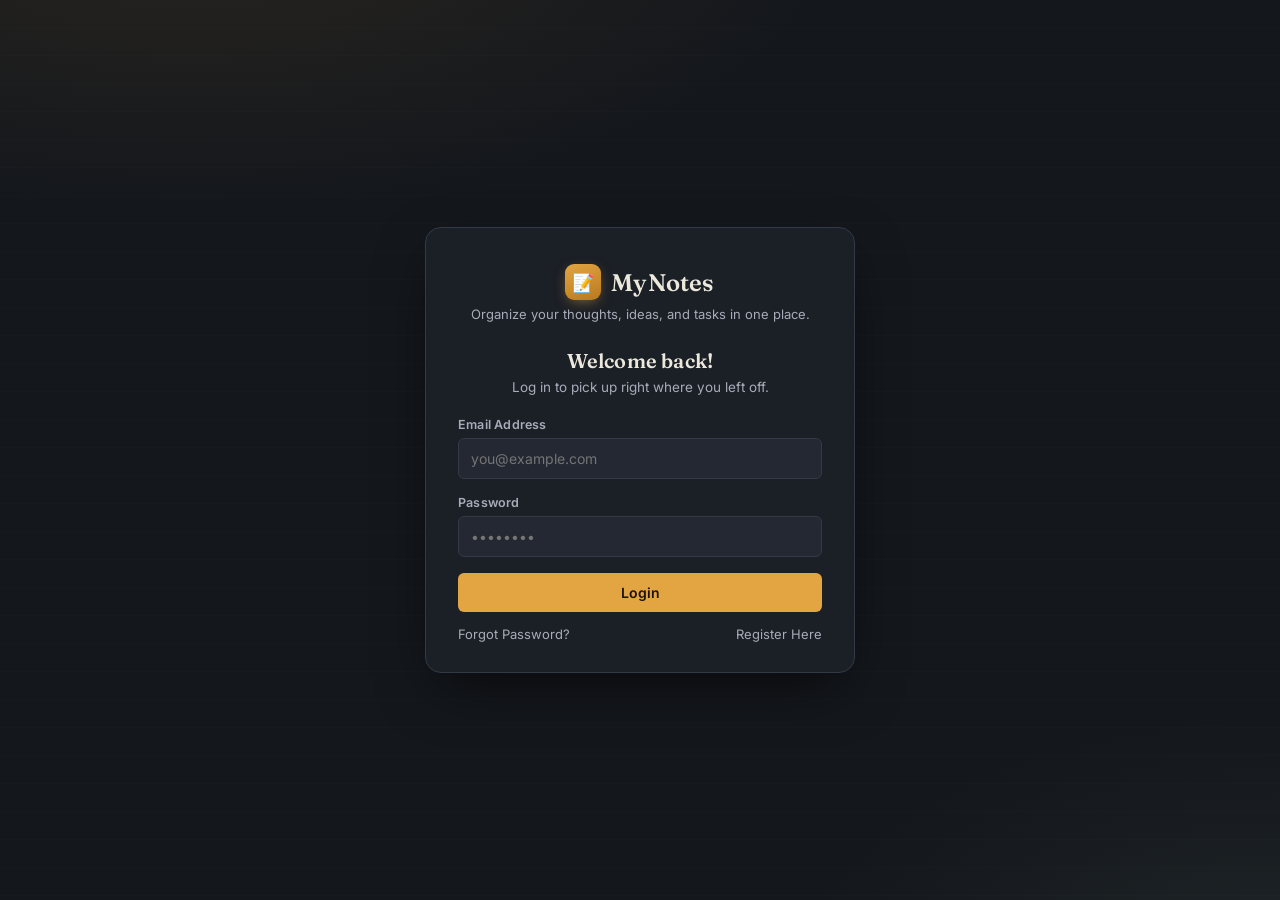
<file: index.html>
<!DOCTYPE html>
<html lang="en" data-theme="dark">
<head>
<meta charset="UTF-8">
<meta name="viewport" content="width=device-width, initial-scale=1.0">
<title>MyNotes — Login</title>
<link rel="stylesheet" href="css/style.css">
</head>
<body>
<div class="auth-shell">
  <div class="auth-card">
    <div class="brand"><div class="mark">📝</div><h1>MyNotes</h1></div>
    <p class="tagline">Organize your thoughts, ideas, and tasks in one place.</p>

    <div class="auth-heading">
      <h2>Welcome back!</h2>
      <p>Log in to pick up right where you left off.</p>
    </div>

    <div class="error-msg" id="errMsg"></div>
    <div class="success-msg" id="okMsg"></div>

    <form id="loginForm">
      <div class="field">
        <label>Email Address</label>
        <input type="email" id="email" required placeholder="you@example.com">
      </div>
      <div class="field">
        <label>Password</label>
        <input type="password" id="password" required placeholder="••••••••">
      </div>
      <button type="submit" class="btn btn-primary">Login</button>
    </form>

    <div class="auth-links">
      <a href="forgot-password.html">Forgot Password?</a>
      <a href="register.html">Register Here</a>
    </div>
  </div>
</div>

<script src="js/db.js"></script>
<script>
  // If already logged in, go straight to dashboard
  if(DB.getSession() && DB.currentUser()){ window.location.href = 'dashboard.html'; }

  const params = new URLSearchParams(window.location.search);
  if(params.get('registered') === '1'){
    const ok = document.getElementById('okMsg');
    ok.textContent = 'Account created! Please log in.';
    ok.style.display = 'block';
  }
  if(params.get('reset') === '1'){
    const ok = document.getElementById('okMsg');
    ok.textContent = 'Password updated! Please log in with your new password.';
    ok.style.display = 'block';
  }

  document.getElementById('loginForm').addEventListener('submit', function(e){
    e.preventDefault();
    const email = document.getElementById('email').value.trim();
    const password = document.getElementById('password').value;
    const err = document.getElementById('errMsg');
    err.style.display = 'none';

    const user = DB.findUserByEmail(email);
    if(!user || user.password !== password){
      err.textContent = 'Incorrect email or password. Please try again.';
      err.style.display = 'block';
      return;
    }
    DB.login(user.id);
    window.location.href = 'dashboard.html';
  });
</script>
</body>
</html>
</file>
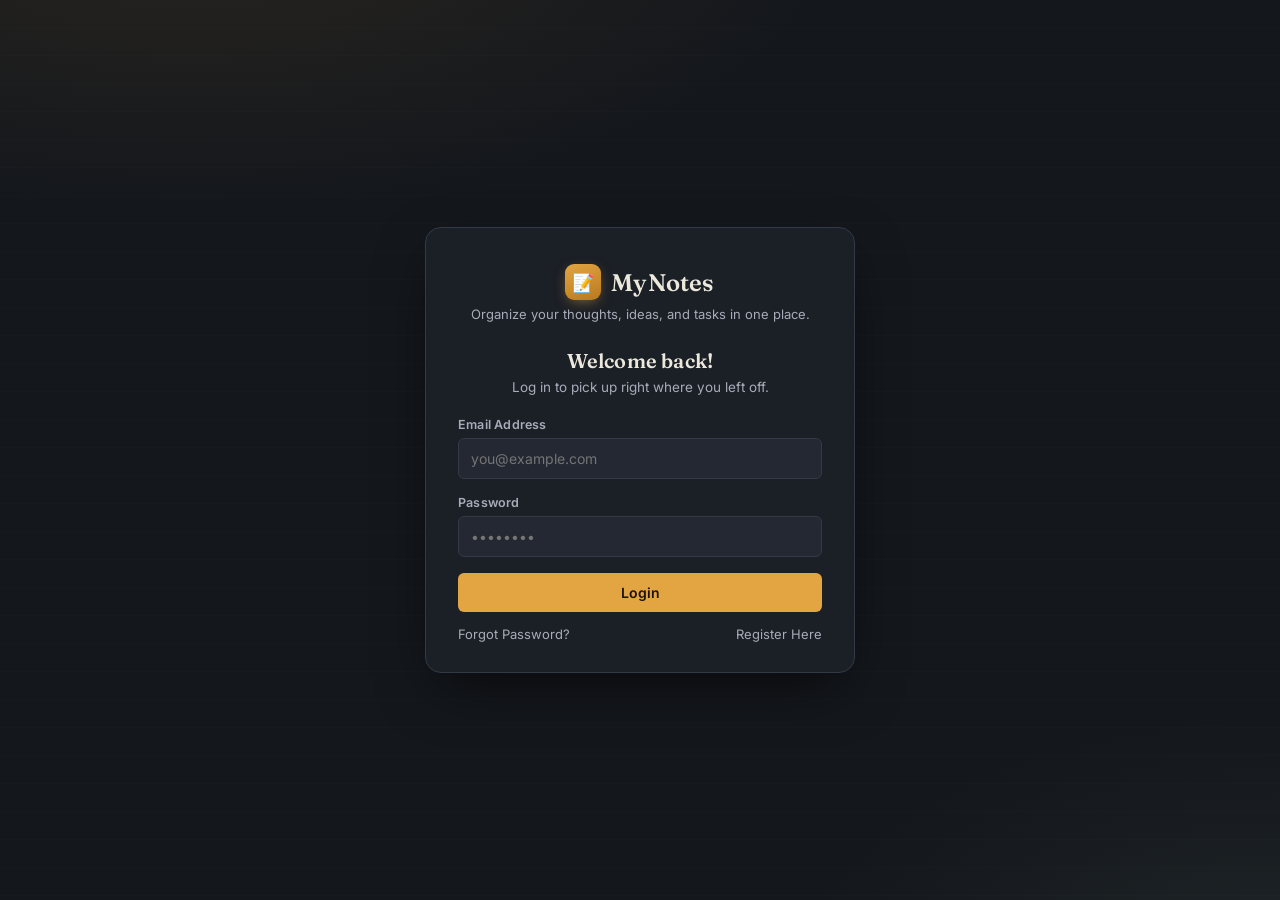
<file: dashboard.html>
<!DOCTYPE html>
<html lang="en" data-theme="dark">
<head>
<meta charset="UTF-8">
<meta name="viewport" content="width=device-width, initial-scale=1.0">
<title>MyNotes — Dashboard</title>
<link rel="stylesheet" href="css/style.css">
</head>
<body>
<div class="app-shell">

  <!-- SIDEBAR -->
  <aside class="sidebar" id="sidebar">
    <div class="brand"><div class="mark">📝</div><h1>MyNotes</h1></div>

    <div class="nav-group">
      <button class="nav-item active" data-view="view-dashboard"><span class="ic">🏠</span><span data-i18n="dashboard">Dashboard</span></button>
      <button class="nav-item" data-view="view-today"><span class="ic">🕒</span><span data-i18n="todayWork">Today Work</span><span class="nav-badge hidden" id="todayBadge"></span></button>
      <button class="nav-item" data-view="view-notes"><span class="ic">📝</span><span data-i18n="myNotes">My Notes</span></button>
      <button class="nav-item" data-view="view-folders"><span class="ic">📁</span><span data-i18n="folders">Folders</span></button>
      <button class="nav-item" data-view="view-favorites"><span class="ic">⭐</span><span data-i18n="favorites">Favorites</span></button>
      <button class="nav-item" data-view="view-calendar"><span class="ic">📅</span><span data-i18n="calendar">Calendar</span></button>
      <button class="nav-item" data-view="view-trash"><span class="ic">🗑</span><span data-i18n="trash">Trash</span></button>
    </div>

    <div class="nav-group">
      <div class="nav-label">Account</div>
      <button class="nav-item" data-view="view-profile"><span class="ic">👤</span><span data-i18n="profile">Profile</span></button>
      <button class="nav-item" data-view="view-settings"><span class="ic">⚙</span><span data-i18n="settings">Settings</span></button>
    </div>

    <div class="sidebar-foot">
      <button class="nav-item" id="logoutBtn"><span class="ic">🚪</span><span data-i18n="logout">Logout</span></button>
    </div>
  </aside>

  <!-- MAIN -->
  <main class="main">
    <div class="topbar">
      <div style="display:flex; align-items:center; gap:12px;">
        <button class="icon-btn menu-toggle" id="menuToggle">☰</button>
        <h2 id="topbarTitle">Dashboard</h2>
      </div>
      <div class="top-actions">
        <button class="icon-btn" id="notifBtn" title="Notifications">🔔<span class="dot" id="notifDot"></span></button>
        <button class="icon-btn" id="themeToggleBtn" title="Toggle theme">🌙</button>
        <div class="avatar-mini" id="topAvatar">👤</div>
      </div>
    </div>

    <div class="content">

      <!-- DASHBOARD VIEW -->
      <section class="view active" id="view-dashboard">
        <p class="welcome-line">👋 <span data-i18n="welcome">Welcome</span>, <b id="welcomeName">there</b></p>

        <div class="stat-grid">
          <div class="stat-card amber"><div class="label" data-i18n="totalNotes">Total Notes</div><div class="value mono" id="statTotal">0</div></div>
          <div class="stat-card blue"><div class="label">Created Today</div><div class="value mono" id="statCreatedToday">0</div></div>
          <div class="stat-card sage"><div class="label" data-i18n="todayWork">Today Work</div><div class="value mono" id="statTodayWork">0</div></div>
          <div class="stat-card coral"><div class="label" data-i18n="favoriteNotes">Favorite Notes</div><div class="value mono" id="statFavorites">0</div></div>
          <div class="stat-card"><div class="label" data-i18n="categories">Categories</div><div class="value mono" id="statCategories">0</div></div>
        </div>

        <div class="section-title"><h3 data-i18n="quickActions">Quick Actions</h3></div>
        <div class="quick-actions">
          <button class="qa-btn" id="qaCreateNote">➕ <span data-i18n="createNote">Create Note</span></button>
          <button class="qa-btn" id="qaCreateFolder">📁 <span data-i18n="createFolder">Create Folder</span></button>
          <button class="qa-btn" data-goto="view-favorites">⭐ <span data-i18n="viewFavorites">View Favorites</span></button>
          <button class="qa-btn" data-goto="view-trash">🗑 <span data-i18n="trash">Trash</span></button>
        </div>

        <div class="section-title"><h3 data-i18n="recentNotes">Recent Notes</h3></div>
        <div class="notes-grid" id="recentNotesGrid"></div>
      </section>

      <!-- TODAY WORK VIEW -->
      <section class="view" id="view-today">
        <p class="welcome-line">Tasks and reminders saved for <b id="todayDateLabel"></b>.</p>
        <div class="day-panel" style="margin-top:0;">
          <h4>Today's Work</h4>
          <div id="todayList"></div>
          <div class="day-add">
            <select id="todayIconSelect" class="task-icon-select"></select>
            <input type="text" id="todayInput" placeholder="Add something to do today...">
            <button class="btn btn-primary btn-sm" id="todayAddBtn">Add</button>
          </div>
        </div>
      </section>

      <!-- MY NOTES VIEW -->
      <section class="view" id="view-notes">
        <div class="search-bar">
          <span>🔍</span>
          <input type="text" id="searchNotes" placeholder="Search notes by title or content...">
        </div>
        <div class="notes-grid" id="allNotesGrid"></div>
      </section>

      <!-- FOLDERS LIST VIEW -->
      <section class="view" id="view-folders">
        <div class="section-title">
          <h3>My Folders</h3>
          <button class="btn btn-primary btn-sm" id="newFolderBtn">➕ New Folder</button>
        </div>
        <div class="folder-grid" id="folderGrid"></div>
      </section>

      <!-- FOLDER DETAIL VIEW -->
      <section class="view" id="view-folder-detail">
        <div class="crumb"><a href="#" data-goto="view-folders">📁 Folders</a> <span>/</span> <span id="folderDetailName"></span></div>
        <div class="section-title">
          <h3 id="folderDetailTitle"></h3>
          <button class="btn btn-primary btn-sm" id="folderCreateNoteBtn">➕ Create Note</button>
        </div>
        <div class="notes-grid" id="folderNotesGrid"></div>
      </section>

      <!-- FAVORITES VIEW -->
      <section class="view" id="view-favorites">
        <div class="notes-grid" id="favoritesGrid"></div>
      </section>

      <!-- CALENDAR VIEW -->
      <section class="view" id="view-calendar">
        <div class="cal-head">
          <div class="month-label" id="calMonthLabel"></div>
          <div class="cal-nav">
            <button class="btn btn-ghost btn-sm" id="calPrev">◀ Prev</button>
            <button class="btn btn-ghost btn-sm" id="calToday">Today</button>
            <button class="btn btn-ghost btn-sm" id="calNext">Next ▶</button>
          </div>
        </div>
        <div class="cal-grid" id="calGrid"></div>
        <div class="day-panel" id="dayPanel">
          <h4 id="dayPanelTitle">Select a date</h4>
          <div id="dayPanelList"></div>
          <div class="day-add">
            <select id="dayPanelIconSelect" class="task-icon-select"></select>
            <input type="text" id="dayPanelInput" placeholder="Add a note for this day...">
            <button class="btn btn-primary btn-sm" id="dayPanelAddBtn">Add</button>
          </div>
        </div>
      </section>

      <!-- TRASH VIEW -->
      <section class="view" id="view-trash">
        <div class="notes-grid" id="trashGrid"></div>
      </section>

      <!-- PROFILE VIEW -->
      <section class="view" id="view-profile">
        <div class="profile-grid">
          <div class="profile-card">
            <div class="avatar-circle" id="profileAvatar" style="cursor:pointer;" title="Click to change picture">👤</div>
            <button type="button" class="btn btn-ghost btn-sm" id="changePictureBtn" style="margin-top:10px;">🖼 Change Picture</button>
            <input type="file" id="profileAvatarFile" accept="image/*" class="hidden">
            <h4 id="profileNameDisplay" style="margin-top:14px;"></h4>
            <p class="sub" id="profileEmailDisplay"></p>
          </div>

          <div style="display:flex; flex-direction:column; gap:20px;">
            <div class="form-card">
              <h4>Personal Details</h4>
              <div class="row-2">
                <div class="field"><label>Full Name</label><input type="text" id="pName"></div>
                <div class="field"><label>Email</label><input type="email" id="pEmail" disabled></div>
              </div>
              <div class="row-2">
                <div class="field"><label>Phone Number</label><input type="tel" id="pPhone"></div>
                <div class="field"><label>Date of Birth</label><input type="date" id="pDob"></div>
              </div>
              <div class="field">
                <label>Gender</label>
                <div class="gender-row">
                  <label><input type="radio" name="pGender" value="Male"> Male</label>
                  <label><input type="radio" name="pGender" value="Female"> Female</label>
                  <label><input type="radio" name="pGender" value="Other"> Other</label>
                </div>
              </div>
              <button class="btn btn-primary" id="updateProfileBtn">Update Profile</button>
            </div>

            <div class="form-card">
              <h4>Change Password</h4>
              <div class="field"><label>Current Password</label><input type="password" id="curPass"></div>
              <div class="row-2">
                <div class="field"><label>New Password</label><input type="password" id="newPass"></div>
                <div class="field"><label>Confirm New Password</label><input type="password" id="confPass"></div>
              </div>
              <button class="btn btn-sage" id="changePassBtn">Change Password</button>
            </div>
          </div>
        </div>
      </section>

      <!-- SETTINGS VIEW -->
      <section class="view" id="view-settings">
        <div class="settings-list">
          <div class="settings-row">
            <div><div class="s-label">🌙 Dark Mode</div><div class="s-sub">Switch between light and dark appearance</div></div>
            <label class="switch"><input type="checkbox" id="darkModeToggle"><span class="slider-toggle"></span></label>
          </div>
          <div class="settings-row">
            <div><div class="s-label">🔔 Notifications</div><div class="s-sub">Show a reminder badge for today's work</div></div>
            <label class="switch"><input type="checkbox" id="notifToggle"><span class="slider-toggle"></span></label>
          </div>
          <div class="settings-row">
            <div><div class="s-label">🌐 Language</div><div class="s-sub">Interface display language</div></div>
            <select id="langSelect">
              <option value="en">English</option>
              <option value="kn">ಕನ್ನಡ (Kannada)</option>
              <option value="hi">हिन्दी (Hindi)</option>
            </select>
          </div>
          <div class="settings-row">
            <div><div class="s-label">📥 Export Notes (PDF)</div><div class="s-sub">Opens a print-ready view of all your notes</div></div>
            <button class="btn btn-ghost btn-sm" id="exportBtn">Export</button>
          </div>
        </div>
      </section>

    </div>
  </main>
</div>

<!-- CREATE / EDIT NOTE MODAL -->
<div class="modal-overlay" id="noteModalOverlay">
  <div class="modal">
    <h3 id="noteModalTitle">Create Note</h3>
    <div class="field"><label>Title</label><input type="text" id="noteTitle" placeholder="Note title"></div>
    <div class="row-2">
      <div class="field">
        <label>Folder</label>
        <select id="noteFolder"><option value="">No folder</option></select>
      </div>
      <div class="field">
        <label>Category</label>
        <select id="noteCategory">
          <option value="AI">🤖 AI</option>
          <option value="Work">💼 Work</option>
          <option value="Personal">🧘 Personal</option>
          <option value="Study">📚 Study</option>
          <option value="Ideas">💡 Ideas</option>
          <option value="Projects">🗂 Projects</option>
          <option value="College">🎓 College</option>
          <option value="Office">🏢 Office</option>
          <option value="Business">📈 Business</option>
          <option value="Finance">💰 Finance</option>
          <option value="Shopping">🛍 Shopping</option>
          <option value="Travel">✈️ Travel</option>
          <option value="Health">🩺 Health</option>
          <option value="Fitness">🏋️ Fitness</option>
          <option value="Meeting">🗓 Meeting</option>
          <option value="Assignments">📄 Assignments</option>
          <option value="Diary">📔 Diary</option>
          <option value="Goals">🎯 Goals</option>
          <option value="Wishlist">🎁 Wishlist</option>
          <option value="Events">🎉 Events</option>
          <option value="Birthday">🎂 Birthday</option>
          <option value="Important">❗ Important</option>
          <option value="Documents">📑 Documents</option>
          <option value="Bills">🧾 Bills</option>
          <option value="Passwords">🔑 Passwords</option>
          <option value="Home">🏠 Home</option>
          <option value="Family">👨‍👩‍👧 Family</option>
          <option value="Friends">🧑‍🤝‍🧑 Friends</option>
          <option value="Sports">🏅 Sports</option>
          <option value="Technology">💻 Technology</option>
          <option value="News">📰 News</option>
          <option value="Learning">🧠 Learning</option>
          <option value="Career">🚀 Career</option>
          <option value="Interview">🎤 Interview</option>
          <option value="Other">🗂 Other</option>
        </select>
      </div>
    </div>
    <div class="field hidden" id="categoryDetailWrap">
      <label id="categoryDetailLabel">Sport Name</label>
      <input type="text" id="noteCategoryDetail" placeholder="e.g. Cricket, Football...">
    </div>
    <div class="field">
      <label>Content</label>
      <textarea id="noteContent" rows="6" placeholder="Write your notes here..."></textarea>
    </div>
    <label class="checkbox-row"><input type="checkbox" id="noteFavorite"> ⭐ Mark as Favorite</label>
    <div class="modal-actions">
      <button class="btn btn-ghost" id="noteCancelBtn">Cancel</button>
      <button class="btn btn-primary" id="noteSaveBtn">Save</button>
    </div>
  </div>
</div>

<!-- CREATE FOLDER MODAL -->
<div class="modal-overlay" id="folderModalOverlay">
  <div class="modal">
    <h3>Create Folder</h3>
    <div class="field"><label>Folder Name</label><input type="text" id="folderName" placeholder="e.g. Projects"></div>
    <label>Color</label>
    <div class="color-swatches" id="folderColorSwatches"></div>
    <label style="display:block; margin-top:18px;">Folder Icon</label>
    <div class="icon-swatches" id="folderIconSwatches"></div>
    <div class="modal-actions" style="margin-top:20px;">
      <button class="btn btn-ghost" id="folderCancelBtn">Cancel</button>
      <button class="btn btn-primary" id="folderSaveBtn">Create Folder</button>
    </div>
  </div>
</div>

<div class="toast" id="toast"></div>

<script src="js/db.js"></script>
<script src="js/app.js"></script>
</body>
</html>
</file>
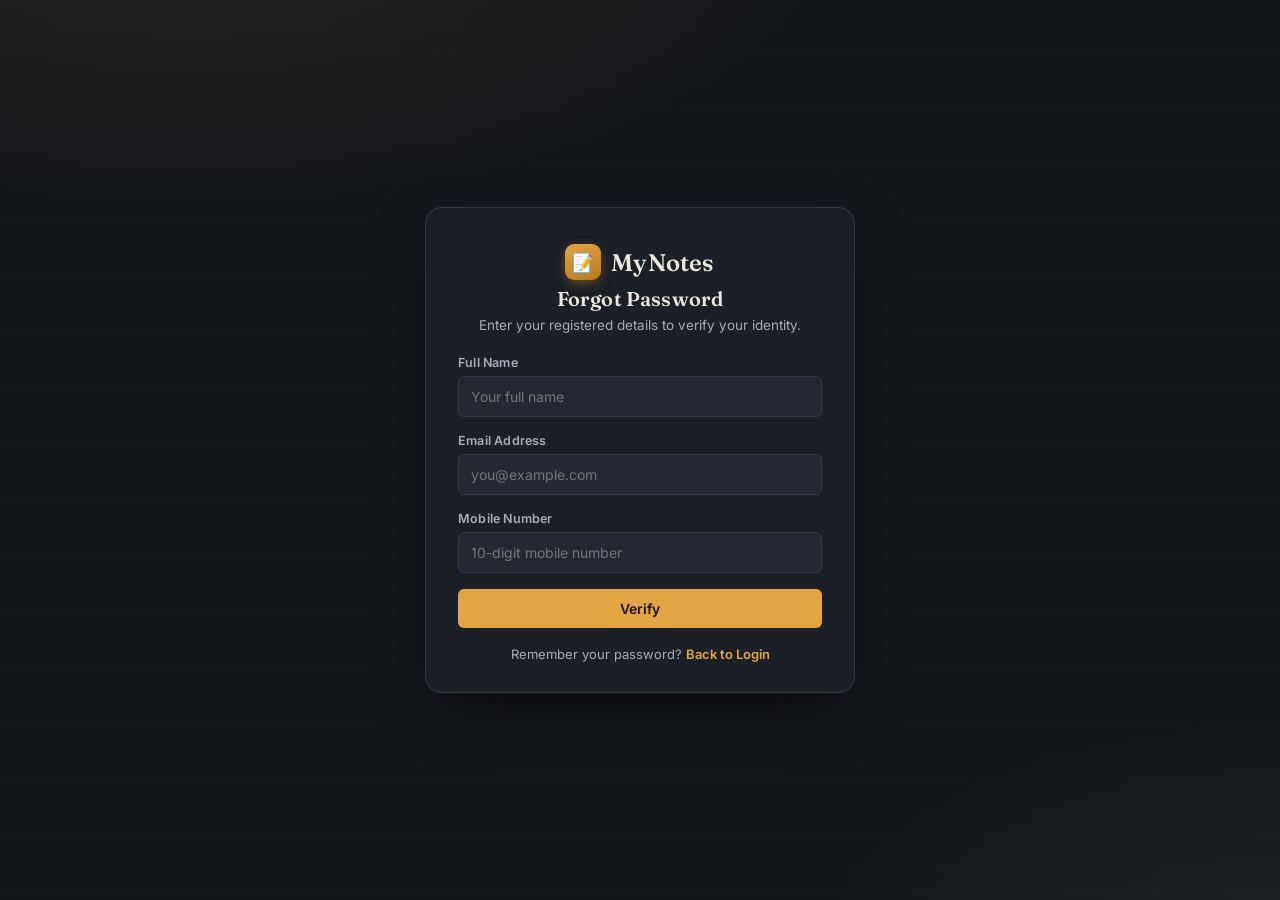
<file: forgot-password.html>
<!DOCTYPE html>
<html lang="en" data-theme="dark">
<head>
<meta charset="UTF-8">
<meta name="viewport" content="width=device-width, initial-scale=1.0">
<title>MyNotes — Forgot Password</title>
<link rel="stylesheet" href="css/style.css">
</head>
<body>
<div class="auth-shell">
  <div class="auth-card">
    <div class="brand"><div class="mark">📝</div><h1>MyNotes</h1></div>
    <div class="auth-heading">
      <h2>Forgot Password</h2>
      <p>Enter your registered details to verify your identity.</p>
    </div>

    <div class="error-msg" id="errMsg"></div>
    <div class="success-msg" id="okMsg"></div>

    <form id="verifyForm">
      <div class="field">
        <label>Full Name</label>
        <input type="text" id="fullName" required placeholder="Your full name">
      </div>
      <div class="field">
        <label>Email Address</label>
        <input type="email" id="email" required placeholder="you@example.com">
      </div>
      <div class="field">
        <label>Mobile Number</label>
        <input type="tel" id="phone" required placeholder="10-digit mobile number">
      </div>
      <button type="submit" class="btn btn-primary">Verify</button>
    </form>

    <form id="resetForm" class="hidden">
      <div class="field">
        <label>New Password</label>
        <input type="password" id="newPassword" required placeholder="Min. 6 characters">
      </div>
      <div class="field">
        <label>Confirm New Password</label>
        <input type="password" id="confirmNewPassword" required placeholder="Re-enter new password">
      </div>
      <button type="submit" class="btn btn-sage btn-block">Reset Password</button>
    </form>

    <p class="auth-foot">Remember your password? <a href="index.html">Back to Login</a></p>
  </div>
</div>

<script src="js/db.js"></script>
<script>
  let matchedUser = null;

  document.getElementById('verifyForm').addEventListener('submit', function(e){
    e.preventDefault();
    const err = document.getElementById('errMsg');
    err.style.display = 'none';

    const name = document.getElementById('fullName').value.trim().toLowerCase();
    const email = document.getElementById('email').value.trim();
    const phone = document.getElementById('phone').value.trim();

    const user = DB.findUserByEmail(email);
    if(!user || user.name.toLowerCase() !== name || user.phone !== phone){
      err.textContent = 'We could not verify your details. Please check and try again.';
      err.style.display = 'block';
      return;
    }

    matchedUser = user;
    document.getElementById('verifyForm').classList.add('hidden');
    document.getElementById('resetForm').classList.remove('hidden');
    const ok = document.getElementById('okMsg');
    ok.textContent = 'Identity verified. Set a new password below.';
    ok.style.display = 'block';
  });

  document.getElementById('resetForm').addEventListener('submit', function(e){
    e.preventDefault();
    const err = document.getElementById('errMsg');
    err.style.display = 'none';

    const p1 = document.getElementById('newPassword').value;
    const p2 = document.getElementById('confirmNewPassword').value;

    if(p1.length < 6){
      err.textContent = 'Password must be at least 6 characters.';
      err.style.display = 'block';
      return;
    }
    if(p1 !== p2){
      err.textContent = 'Passwords do not match.';
      err.style.display = 'block';
      return;
    }

    DB.updateUser(matchedUser.id, { password: p1 });
    window.location.href = 'index.html?reset=1';
  });
</script>
</body>
</html>
</file>
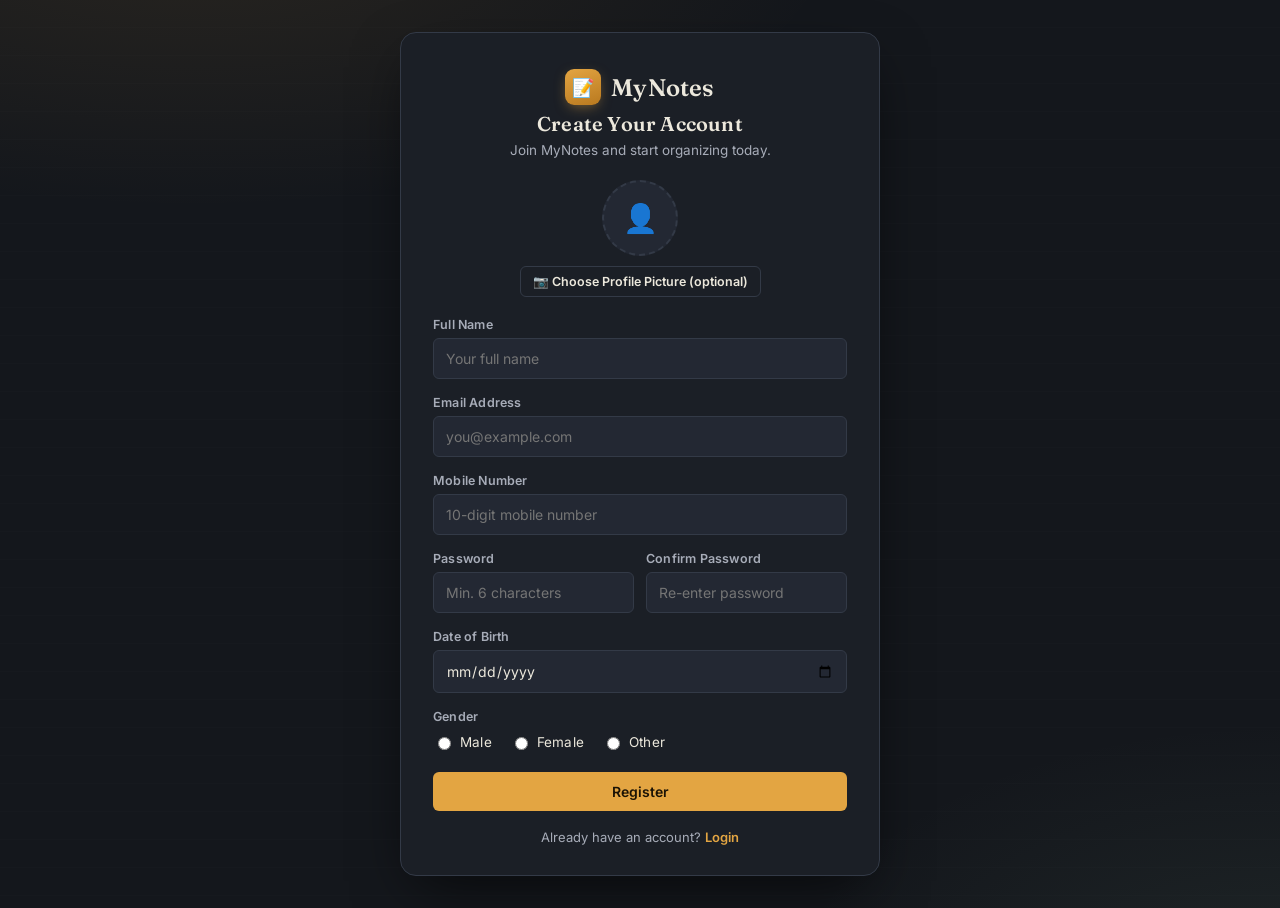
<file: register.html>
<!DOCTYPE html>
<html lang="en" data-theme="dark">
<head>
<meta charset="UTF-8">
<meta name="viewport" content="width=device-width, initial-scale=1.0">
<title>MyNotes — Create Your Account</title>
<link rel="stylesheet" href="css/style.css">
</head>
<body>
<div class="auth-shell">
  <div class="auth-card wide">
    <div class="brand"><div class="mark">📝</div><h1>MyNotes</h1></div>
    <div class="auth-heading">
      <h2>Create Your Account</h2>
      <p>Join MyNotes and start organizing today.</p>
    </div>

    <div class="error-msg" id="errMsg"></div>

    <form id="regForm">
      <div class="avatar-picker">
        <div class="avatar-circle" id="avatarPreview">👤</div>
        <label class="btn btn-ghost btn-sm" for="avatarFile" style="cursor:pointer;">📷 Choose Profile Picture (optional)</label>
        <input type="file" id="avatarFile" accept="image/*">
      </div>

      <div class="field">
        <label>Full Name</label>
        <input type="text" id="fullName" required placeholder="Your full name">
      </div>

      <div class="field">
        <label>Email Address</label>
        <input type="email" id="email" required placeholder="you@example.com">
      </div>

      <div class="field">
        <label>Mobile Number</label>
        <input type="tel" id="phone" required placeholder="10-digit mobile number">
      </div>

      <div class="row-2">
        <div class="field">
          <label>Password</label>
          <input type="password" id="password" required placeholder="Min. 6 characters">
        </div>
        <div class="field">
          <label>Confirm Password</label>
          <input type="password" id="confirmPassword" required placeholder="Re-enter password">
        </div>
      </div>

      <div class="field">
        <label>Date of Birth</label>
        <input type="date" id="dob" required>
      </div>

      <div class="field">
        <label>Gender</label>
        <div class="gender-row">
          <label><input type="radio" name="gender" value="Male" required> Male</label>
          <label><input type="radio" name="gender" value="Female"> Female</label>
          <label><input type="radio" name="gender" value="Other"> Other</label>
        </div>
      </div>

      <button type="submit" class="btn btn-primary">Register</button>
    </form>

    <p class="auth-foot">Already have an account? <a href="index.html">Login</a></p>
  </div>
</div>

<script src="js/db.js"></script>
<script>
  let avatarData = null;
  document.getElementById('avatarFile').addEventListener('change', function(e){
    const file = e.target.files[0];
    if(!file) return;
    resizeImageFile(file, 320, function(dataUrl){
      if(!dataUrl){
        const err = document.getElementById('errMsg');
        err.textContent = 'Could not read that image. Please try a different photo.';
        err.style.display = 'block';
        return;
      }
      avatarData = dataUrl;
      document.getElementById('avatarPreview').innerHTML = `<img src="${avatarData}" alt="avatar">`;
    });
  });

  document.getElementById('regForm').addEventListener('submit', function(e){
    e.preventDefault();
    const err = document.getElementById('errMsg');
    err.style.display = 'none';

    const name = document.getElementById('fullName').value.trim();
    const email = document.getElementById('email').value.trim();
    const phone = document.getElementById('phone').value.trim();
    const password = document.getElementById('password').value;
    const confirmPassword = document.getElementById('confirmPassword').value;
    const dob = document.getElementById('dob').value;
    const genderEl = document.querySelector('input[name=gender]:checked');

    if(!/^\d{10}$/.test(phone)){
      err.textContent = 'Please enter a valid 10-digit mobile number.';
      err.style.display = 'block';
      return;
    }
    if(password.length < 6){
      err.textContent = 'Password must be at least 6 characters.';
      err.style.display = 'block';
      return;
    }
    if(password !== confirmPassword){
      err.textContent = 'Passwords do not match.';
      err.style.display = 'block';
      return;
    }
    if(DB.findUserByEmail(email)){
      err.textContent = 'An account with this email already exists.';
      err.style.display = 'block';
      return;
    }
    if(!genderEl){
      err.textContent = 'Please select a gender.';
      err.style.display = 'block';
      return;
    }

    DB.createUser({ name, email, phone, password, dob, gender: genderEl.value, avatar: avatarData });
    window.location.href = 'index.html?registered=1';
  });
</script>
</body>
</html>
</file>
<file: css/style.css>
/* =====================================================
   MyNotes — Design System
   Theme: "Ink & Index Card" — a real notebook, digitised.
   Display: Fraunces (characterful serif for headings)
   Body: Inter
   Data/mono: JetBrains Mono (timestamps, counters)
   ===================================================== */

@import url('https://fonts.googleapis.com/css2?family=Fraunces:opsz,wght@9..144,400;9..144,600;9..144,700&family=Inter:wght@400;500;600;700&family=JetBrains+Mono:wght@400;500;600&display=swap');

:root{
  /* Palette */
  --bg:            #14171C;
  --surface:       #1B1F26;
  --surface-2:     #232833;
  --surface-3:     #2B313D;
  --line:          #333A47;
  --ink:           #ECE8DC;
  --ink-dim:       #A7ACB8;
  --ink-faint:     #6C7482;

  --amber:         #E3A542;
  --amber-dim:     #7A5B25;
  --sage:          #7FA88B;
  --sage-dim:      #35473C;
  --coral:         #D8686B;
  --coral-dim:     #4A2D2E;
  --blue:          #6E9BD1;
  --blue-dim:      #2C3B4C;

  --radius-s: 6px;
  --radius-m: 10px;
  --radius-l: 16px;

  --shadow-card: 0 1px 0 rgba(0,0,0,.4), 0 8px 20px -10px rgba(0,0,0,.6);
  --shadow-pop:  0 20px 60px -15px rgba(0,0,0,.7);

  --font-display: 'Fraunces', serif;
  --font-body: 'Inter', sans-serif;
  --font-mono: 'JetBrains Mono', monospace;
}

html[data-theme="light"]{
  --bg:            #F3F1EA;
  --surface:       #FFFFFF;
  --surface-2:     #FBFAF6;
  --surface-3:     #EFEDE4;
  --line:          #DEDAD0;
  --ink:           #22252B;
  --ink-dim:       #5B6270;
  --ink-faint:     #8A8F99;
  --amber-dim:     #F3DCAE;
  --sage-dim:      #D9E8DE;
  --coral-dim:     #F4D9D9;
  --blue-dim:      #DCE6F2;
  --shadow-card: 0 1px 0 rgba(0,0,0,.04), 0 8px 20px -12px rgba(0,0,0,.18);
}

*{ box-sizing: border-box; }
html,body{ height:100%; }
body{
  margin:0;
  background: var(--bg);
  color: var(--ink);
  font-family: var(--font-body);
  -webkit-font-smoothing: antialiased;
}
a{ color: inherit; }
h1,h2,h3,h4{ font-family: var(--font-display); font-weight:600; margin:0; letter-spacing:.2px; }
p{ margin:0; }
button{ font-family: var(--font-body); cursor:pointer; }
input, select, textarea{ font-family: var(--font-body); }
::selection{ background: var(--amber-dim); color: var(--ink); }

/* Scrollbars */
::-webkit-scrollbar{ width:10px; height:10px; }
::-webkit-scrollbar-thumb{ background: var(--surface-3); border-radius: 10px; }
::-webkit-scrollbar-track{ background: transparent; }

/* Focus visibility */
a:focus-visible, button:focus-visible, input:focus-visible, select:focus-visible, textarea:focus-visible, [tabindex]:focus-visible{
  outline: 2px solid var(--amber);
  outline-offset: 2px;
}

.mono{ font-family: var(--font-mono); }

/* ---------- Auth pages (login / register / forgot) ---------- */
.auth-shell{
  min-height:100vh;
  display:flex;
  align-items:center;
  justify-content:center;
  padding: 32px 16px;
  background:
    radial-gradient(1100px 500px at 15% -10%, rgba(227,165,66,.10), transparent 60%),
    radial-gradient(900px 500px at 100% 110%, rgba(127,168,139,.10), transparent 55%),
    var(--bg);
  position:relative;
}
.auth-shell::before{
  content:"";
  position:absolute; inset:0;
  background-image: repeating-linear-gradient(to bottom, transparent, transparent 27px, rgba(255,255,255,.02) 28px);
  pointer-events:none;
}
.auth-card{
  width:100%;
  max-width: 430px;
  background: var(--surface);
  border:1px solid var(--line);
  border-radius: var(--radius-l);
  box-shadow: var(--shadow-pop);
  padding: 36px 32px 30px;
  position:relative;
  z-index:1;
}
.auth-card.wide{ max-width: 480px; }
.brand{
  display:flex; align-items:center; gap:10px; justify-content:center;
  margin-bottom: 6px;
}
.brand .mark{
  width:36px; height:36px; border-radius:9px;
  background: linear-gradient(160deg, var(--amber), #b9791f);
  display:flex; align-items:center; justify-content:center;
  font-size:18px;
  box-shadow: 0 4px 14px -4px rgba(227,165,66,.6);
}
.brand h1{ font-size: 24px; }
.tagline{ text-align:center; color:var(--ink-dim); font-size:13px; margin-top:2px; margin-bottom:26px; }
.auth-heading{ text-align:center; margin-bottom: 22px; }
.auth-heading h2{ font-size:20px; }
.auth-heading p{ color:var(--ink-dim); font-size:13.5px; margin-top:6px; }

.field{ margin-bottom:16px; }
.field label{ display:block; font-size:12.5px; color:var(--ink-dim); margin-bottom:6px; font-weight:600; letter-spacing:.2px; }
.field input[type=text], .field input[type=email], .field input[type=password], .field input[type=tel], .field input[type=date], .field select, .field textarea{
  width:100%;
  background: var(--surface-2);
  border:1px solid var(--line);
  color: var(--ink);
  padding: 11px 12px;
  border-radius: var(--radius-s);
  font-size: 14px;
  transition: border-color .15s;
}
.field input:focus, .field select:focus, .field textarea:focus{ border-color: var(--amber); }
.row-2{ display:grid; grid-template-columns: 1fr 1fr; gap:12px; }
.gender-row{ display:flex; gap:18px; padding-top:4px; flex-wrap:wrap; }
.gender-row label{ display:flex; align-items:center; gap:6px; font-size:13.5px; color:var(--ink); font-weight:400; }

.avatar-picker{ display:flex; flex-direction:column; align-items:center; gap:10px; margin-bottom:20px; }
.avatar-circle{
  width:76px; height:76px; border-radius:50%;
  background: var(--surface-2);
  border:2px dashed var(--line);
  display:flex; align-items:center; justify-content:center;
  font-size:28px; color:var(--ink-faint);
  overflow:hidden;
  position:relative;
}
.avatar-circle img{ width:100%; height:100%; object-fit:cover; }
.avatar-picker input[type=file]{ display:none; }
.avatar-picker .pick-btn{
  font-size:12.5px; color: var(--amber); background:none; border:1px solid var(--amber-dim); padding:6px 12px; border-radius: 20px;
}

.btn{
  display:inline-flex; align-items:center; justify-content:center; gap:8px;
  border:none; border-radius: var(--radius-s);
  padding: 11px 18px; font-size:14px; font-weight:600;
  transition: transform .1s, filter .15s;
}
.btn:active{ transform: translateY(1px); }
.btn-primary{ background: var(--amber); color:#1B1305; width:100%; }
.btn-primary:hover{ filter:brightness(1.08); }
.btn-ghost{ background: transparent; color: var(--ink); border:1px solid var(--line); }
.btn-ghost:hover{ border-color: var(--ink-faint); }
.btn-sage{ background: var(--sage); color:#0E1B13; }
.btn-coral{ background: var(--coral); color:#2B0E0F; }
.btn-block{ width:100%; }
.btn-sm{ padding:7px 12px; font-size:12.5px; }

.auth-foot{ text-align:center; margin-top:18px; font-size:13px; color: var(--ink-dim); }
.auth-foot a{ color: var(--amber); font-weight:600; text-decoration:none; }
.auth-links{ display:flex; justify-content:space-between; font-size:13px; margin-top:14px; }
.auth-links a{ color: var(--ink-dim); text-decoration:none; }
.auth-links a:hover{ color: var(--amber); }

.error-msg{ background: var(--coral-dim); color:#ffd7d7; border:1px solid var(--coral); padding:9px 12px; border-radius: var(--radius-s); font-size:13px; margin-bottom:14px; display:none; }
.success-msg{ background: var(--sage-dim); color:#d3ffe4; border:1px solid var(--sage); padding:9px 12px; border-radius: var(--radius-s); font-size:13px; margin-bottom:14px; display:none; }

/* ---------- App shell ---------- */
.app-shell{ display:flex; min-height:100vh; }

.sidebar{
  width:230px; flex-shrink:0;
  background: var(--surface);
  border-right:1px solid var(--line);
  display:flex; flex-direction:column;
  padding: 20px 14px;
  position:relative;
}
.sidebar::after{ /* spine binding */
  content:""; position:absolute; left:0; top:0; bottom:0; width:6px;
  background: repeating-linear-gradient(to bottom, var(--amber-dim) 0 10px, transparent 10px 22px);
  opacity:.5;
}
.sidebar .brand{ justify-content:flex-start; padding: 0 8px 20px; }
.sidebar .brand h1{ font-size:19px; }
.nav-group{ margin-bottom: 6px; }
.nav-label{ font-size:10.5px; text-transform:uppercase; letter-spacing:1.2px; color: var(--ink-faint); padding: 14px 12px 6px; }
.nav-item{
  display:flex; align-items:center; gap:10px;
  padding: 9px 12px; border-radius: var(--radius-s);
  color: var(--ink-dim); text-decoration:none; font-size:14px; font-weight:500;
  position:relative;
  border:none; background:none; width:100%; text-align:left;
}
.nav-item .ic{ width:18px; text-align:center; }
.nav-item:hover{ background: var(--surface-2); color: var(--ink); }
.nav-item.active{ background: var(--surface-3); color: var(--ink); }
.nav-item.active::before{ content:""; position:absolute; left:-14px; top:8px; bottom:8px; width:3px; background: var(--amber); border-radius:3px; }
.nav-badge{
  margin-left:auto; background: var(--coral); color:#2b0e0f; font-size:10.5px; font-weight:700;
  padding:1px 6px; border-radius: 20px;
}
.sidebar-foot{ margin-top:auto; padding-top:10px; border-top:1px solid var(--line); }

.main{ flex:1; min-width:0; display:flex; flex-direction:column; }
.topbar{
  display:flex; align-items:center; justify-content:space-between;
  padding: 16px 28px; border-bottom:1px solid var(--line);
  background: var(--surface);
}
.topbar h2{ font-size:20px; }
.top-actions{ display:flex; align-items:center; gap:14px; }
.icon-btn{
  width:36px; height:36px; border-radius:50%; border:1px solid var(--line); background: var(--surface-2);
  display:flex; align-items:center; justify-content:center; color:var(--ink-dim); position:relative; font-size:16px;
}
.icon-btn:hover{ color:var(--ink); border-color: var(--ink-faint); }
.icon-btn .dot{ position:absolute; top:5px; right:6px; width:8px; height:8px; border-radius:50%; background:var(--coral); border:2px solid var(--surface); display:none; }
.avatar-mini{ width:36px; height:36px; border-radius:50%; background: var(--surface-3); display:flex; align-items:center; justify-content:center; overflow:hidden; font-size:14px; border:1px solid var(--line); cursor:pointer; transition: border-color .15s; }
.avatar-mini:hover{ border-color: var(--amber); }
.avatar-mini img{ width:100%; height:100%; object-fit:cover; }

.content{ padding: 26px 28px 60px; overflow-y:auto; }
.view{ display:none; }
.view.active{ display:block; animation: fadeIn .25s ease; }
@keyframes fadeIn{ from{ opacity:0; transform: translateY(4px);} to{ opacity:1; transform:none; } }

.welcome-line{ color: var(--ink-dim); font-size:14.5px; margin-bottom:22px; }
.welcome-line b{ color: var(--ink); }

/* Stat cards */
.stat-grid{ display:grid; grid-template-columns: repeat(5, 1fr); gap:14px; margin-bottom:26px; }
@media (max-width: 1100px){ .stat-grid{ grid-template-columns: repeat(3,1fr); } }
@media (max-width: 700px){ .stat-grid{ grid-template-columns: repeat(2,1fr); } }
.stat-card{
  background: var(--surface); border:1px solid var(--line); border-radius: var(--radius-m);
  padding:16px; box-shadow: var(--shadow-card);
}
.stat-card .label{ font-size:11.5px; color: var(--ink-faint); text-transform:uppercase; letter-spacing:.6px; margin-bottom:8px; }
.stat-card .value{ font-family: var(--font-mono); font-size:26px; font-weight:600; }
.stat-card.amber .value{ color: var(--amber); }
.stat-card.sage .value{ color: var(--sage); }
.stat-card.blue .value{ color: var(--blue); }
.stat-card.coral .value{ color: var(--coral); }

.section-title{ display:flex; align-items:center; justify-content:space-between; margin: 8px 0 14px; }
.section-title h3{ font-size:16px; }

.quick-actions{ display:flex; gap:12px; flex-wrap:wrap; margin-bottom: 30px; }
.qa-btn{
  display:flex; align-items:center; gap:10px; background: var(--surface); border:1px solid var(--line);
  padding:13px 18px; border-radius: var(--radius-m); font-size:13.5px; font-weight:600; color:var(--ink);
  box-shadow: var(--shadow-card);
}
.qa-btn:hover{ border-color: var(--amber); color: var(--amber); }

/* Index-card note styling — the signature element */
.notes-grid{ display:grid; grid-template-columns: repeat(auto-fill, minmax(240px,1fr)); gap:18px; }
.note-card{
  background: var(--surface); border:1px solid var(--line); border-radius: var(--radius-m);
  padding:16px 16px 14px; position:relative; box-shadow: var(--shadow-card);
  transition: transform .15s, box-shadow .15s;
}
.note-card::before{ /* folded corner */
  content:""; position:absolute; top:0; right:0; width:0; height:0;
  border-style:solid; border-width: 0 22px 22px 0; border-color: transparent var(--surface-3) transparent transparent;
  border-top-right-radius: var(--radius-m);
}
.note-card:hover{ transform: rotate(-0.4deg) translateY(-2px); box-shadow: var(--shadow-pop); }
.note-card .tags-row{ display:flex; flex-wrap:wrap; gap:6px; margin-bottom:8px; }
.note-card .folder-tag{ display:inline-flex; align-items:center; gap:5px; font-size:10.5px; color:var(--ink-faint); background: var(--surface-2); border:1px solid var(--line); padding:3px 8px; border-radius:20px; }
.note-card .folder-tag .dot{ width:7px; height:7px; border-radius:50%; }
.note-card h4{ font-size:15.5px; margin-bottom:6px; padding-right:16px; }
.note-card .meta{ font-family: var(--font-mono); font-size:10.5px; color: var(--ink-faint); margin-bottom:10px; }
.note-card .excerpt{ font-size:13px; color: var(--ink-dim); line-height:1.5; margin-bottom:14px; max-height:4.5em; overflow:hidden; }
.note-card .actions{ display:flex; gap:8px; border-top:1px solid var(--line); padding-top:10px; }
.mini-action{ background:none; border:none; color: var(--ink-dim); font-size:12.5px; display:flex; align-items:center; gap:5px; padding:4px 6px; border-radius:6px; }
.mini-action:hover{ background: var(--surface-2); color: var(--ink); }
.mini-action.fav.is-fav{ color: var(--amber); }
.mini-action.del{ margin-left:auto; }
.mini-action.del:hover{ color: var(--coral); }
.empty-state{
  text-align:center; padding: 60px 20px; color: var(--ink-faint);
  border:1px dashed var(--line); border-radius: var(--radius-m); background: var(--surface);
}
.empty-state .big{ font-size:34px; margin-bottom:10px; }
.empty-state p{ margin-bottom:16px; font-size:14px; }

.search-bar{ display:flex; align-items:center; gap:10px; background: var(--surface); border:1px solid var(--line); border-radius: var(--radius-m); padding:10px 14px; margin-bottom:20px; max-width:420px; }
.search-bar input{ background:none; border:none; outline:none; color:var(--ink); width:100%; font-size:14px; }

/* Folders grid */
.folder-grid{ display:grid; grid-template-columns: repeat(auto-fill, minmax(200px,1fr)); gap:16px; }
.folder-card{
  background: var(--surface); border:1px solid var(--line); border-radius: var(--radius-m);
  padding:18px; display:flex; align-items:center; gap:14px; box-shadow: var(--shadow-card);
}
.folder-card:hover{ border-color: var(--ink-faint); }
.folder-ic{ width:42px; height:42px; border-radius:10px; display:flex; align-items:center; justify-content:center; font-size:19px; flex-shrink:0; }
.folder-card .fname{ font-weight:600; font-size:14.5px; }
.folder-card .fcount{ font-size:11.5px; color: var(--ink-faint); font-family: var(--font-mono); }

.crumb{ display:flex; align-items:center; gap:8px; color: var(--ink-dim); font-size:13px; margin-bottom:16px; }
.crumb a{ text-decoration:none; color: var(--blue); }

/* Modal */
.modal-overlay{
  position:fixed; inset:0; background: rgba(10,12,15,.6); backdrop-filter: blur(2px);
  display:none; align-items:center; justify-content:center; z-index:80; padding:20px;
}
.modal-overlay.active{ display:flex; }
.modal{
  width:100%; max-width:480px; background: var(--surface); border:1px solid var(--line);
  border-radius: var(--radius-l); padding:26px; box-shadow: var(--shadow-pop); max-height:88vh; overflow-y:auto;
}
.modal h3{ font-size:18px; margin-bottom:18px; }
.modal-actions{ display:flex; gap:10px; margin-top: 6px; }
.modal-actions .btn{ flex:1; }
.color-swatches{ display:flex; flex-wrap:wrap; gap:10px; margin-top:6px; max-width:100%; }
.swatch{ width:28px; height:28px; border-radius:50%; border:2px solid var(--line); cursor:pointer; flex-shrink:0; }
.swatch.selected{ border-color: var(--ink); box-shadow: 0 0 0 2px var(--surface), 0 0 0 3px var(--ink); transform:scale(1.08); }
.checkbox-row{ display:flex; align-items:center; gap:8px; margin: 4px 0 18px; font-size:13.5px; color:var(--ink-dim); }
.icon-swatches{ display:flex; flex-wrap:wrap; gap:8px; margin-top:8px; max-width:100%; }
.icon-swatch{
  width:38px; height:38px; border-radius:10px; background: var(--surface-2); border:2px solid var(--line);
  display:flex; align-items:center; justify-content:center; font-size:18px; cursor:pointer;
}
.icon-swatch.selected{ border-color: var(--amber); background: var(--surface-3); }
.task-icon-select{
  background: var(--surface-2); border:1px solid var(--line); border-radius: var(--radius-s);
  color: var(--ink); font-size:16px; padding:0 6px; width:52px; flex-shrink:0; text-align:center;
}

/* Calendar */
.cal-head{ display:flex; align-items:center; justify-content:space-between; margin-bottom:18px; }
.cal-head .month-label{ font-size:18px; font-family:var(--font-display); }
.cal-nav{ display:flex; gap:8px; }
.cal-grid{ display:grid; grid-template-columns: repeat(7,1fr); gap:8px; }
.cal-dow{ text-align:center; font-size:11px; color: var(--ink-faint); text-transform:uppercase; letter-spacing:.6px; padding-bottom:6px; }
.cal-cell{
  aspect-ratio: 1/0.85; background: var(--surface); border:1px solid var(--line); border-radius: var(--radius-s);
  padding:8px; font-size:12.5px; position:relative; color:var(--ink-dim); cursor:pointer;
}
.cal-cell.empty{ background:none; border:none; cursor:default; }
.cal-cell:hover:not(.empty){ border-color: var(--amber); }
.cal-cell.today{ border-color: var(--amber); box-shadow: inset 0 0 0 1px var(--amber); }
.cal-cell.selected{ background: var(--surface-3); }
.cal-cell .num{ font-family: var(--font-mono); font-weight:600; color: var(--ink); }
.cal-cell .has-note{ position:absolute; bottom:7px; right:7px; width:7px; height:7px; border-radius:50%; background: var(--sage); }
.day-panel{ margin-top:22px; background: var(--surface); border:1px solid var(--line); border-radius: var(--radius-m); padding:18px; }
.day-panel h4{ font-size:14.5px; margin-bottom:12px; }
.day-note-item{ display:flex; align-items:center; gap:10px; padding:9px 0; border-bottom:1px solid var(--line); font-size:13.5px; }
.day-note-item:last-child{ border-bottom:none; }
.day-note-item .task-text{ flex:1; }
.day-note-item.completed .task-text{ text-decoration: line-through; color: var(--ink-faint); }
.day-note-item .item-actions{ margin-left:auto; display:flex; gap:6px; flex-shrink:0; }
.day-note-item .complete-btn{
  background:none; border:1px solid var(--line); color: var(--ink-dim);
  font-size:11px; padding:4px 10px; border-radius:20px; white-space:nowrap;
}
.day-note-item .complete-btn:hover{ border-color: var(--sage); color: var(--sage); }
.day-note-item.completed .complete-btn{ background: var(--sage-dim); border-color: var(--sage); color: var(--sage); }
.day-note-item .remove-btn{ background:none; border:none; color:var(--ink-faint); font-size:14px; padding:2px 4px; }
.day-note-item .remove-btn:hover{ color: var(--coral); }
.day-add{ display:flex; gap:10px; margin-top:12px; }
.day-add input{ flex:1; background: var(--surface-2); border:1px solid var(--line); border-radius: var(--radius-s); padding:9px 12px; color:var(--ink); font-size:13.5px; }

/* Profile */
.profile-grid{ display:grid; grid-template-columns: 220px 1fr; gap:30px; align-items:flex-start; }
@media (max-width: 800px){ .profile-grid{ grid-template-columns: 1fr; } }
.profile-card{ background: var(--surface); border:1px solid var(--line); border-radius: var(--radius-m); padding:26px; text-align:center; }
.profile-card .avatar-circle{ width:96px; height:96px; margin:0 auto 14px; }
.profile-card h4{ font-size:16px; }
.profile-card .sub{ color: var(--ink-faint); font-size:12.5px; margin-top:4px; }
.form-card{ background: var(--surface); border:1px solid var(--line); border-radius: var(--radius-m); padding:26px; }
.form-card h4{ font-size:15px; margin-bottom:16px; padding-bottom:12px; border-bottom:1px solid var(--line); }

/* Settings */
.settings-list{ max-width:560px; display:flex; flex-direction:column; gap:14px; }
.settings-row{
  display:flex; align-items:center; justify-content:space-between; background: var(--surface);
  border:1px solid var(--line); border-radius: var(--radius-m); padding:16px 18px;
}
.settings-row .s-label{ font-size:14px; font-weight:600; }
.settings-row .s-sub{ font-size:12px; color: var(--ink-faint); margin-top:3px; }
.switch{ position:relative; width:44px; height:24px; }
.switch input{ opacity:0; width:0; height:0; }
.slider-toggle{ position:absolute; inset:0; background: var(--surface-3); border-radius:24px; transition:.2s; cursor:pointer; }
.slider-toggle::before{ content:""; position:absolute; height:18px; width:18px; left:3px; top:3px; background: var(--ink-dim); border-radius:50%; transition:.2s; }
.switch input:checked + .slider-toggle{ background: var(--amber-dim); }
.switch input:checked + .slider-toggle::before{ transform: translateX(20px); background: var(--amber); }
.settings-row select{ background: var(--surface-2); border:1px solid var(--line); color:var(--ink); padding:8px 10px; border-radius: var(--radius-s); font-size:13px; }

/* Toast */
.toast{
  position:fixed; bottom:24px; left:50%; transform: translateX(-50%) translateY(20px);
  background: var(--surface-3); border:1px solid var(--line); color: var(--ink);
  padding:12px 20px; border-radius: 10px; font-size:13.5px; box-shadow: var(--shadow-pop);
  opacity:0; pointer-events:none; transition: all .25s; z-index:200;
}
.toast.show{ opacity:1; transform: translateX(-50%) translateY(0); }

.hidden{ display:none !important; }

@media (max-width: 860px){
  .sidebar{ position:fixed; left:0; top:0; bottom:0; z-index:60; transform: translateX(-100%); transition: transform .2s; }
  .sidebar.open{ transform:none; }
  .app-shell{ position:relative; }
  .menu-toggle{ display:flex !important; }
}
.menu-toggle{ display:none; }
</file>
